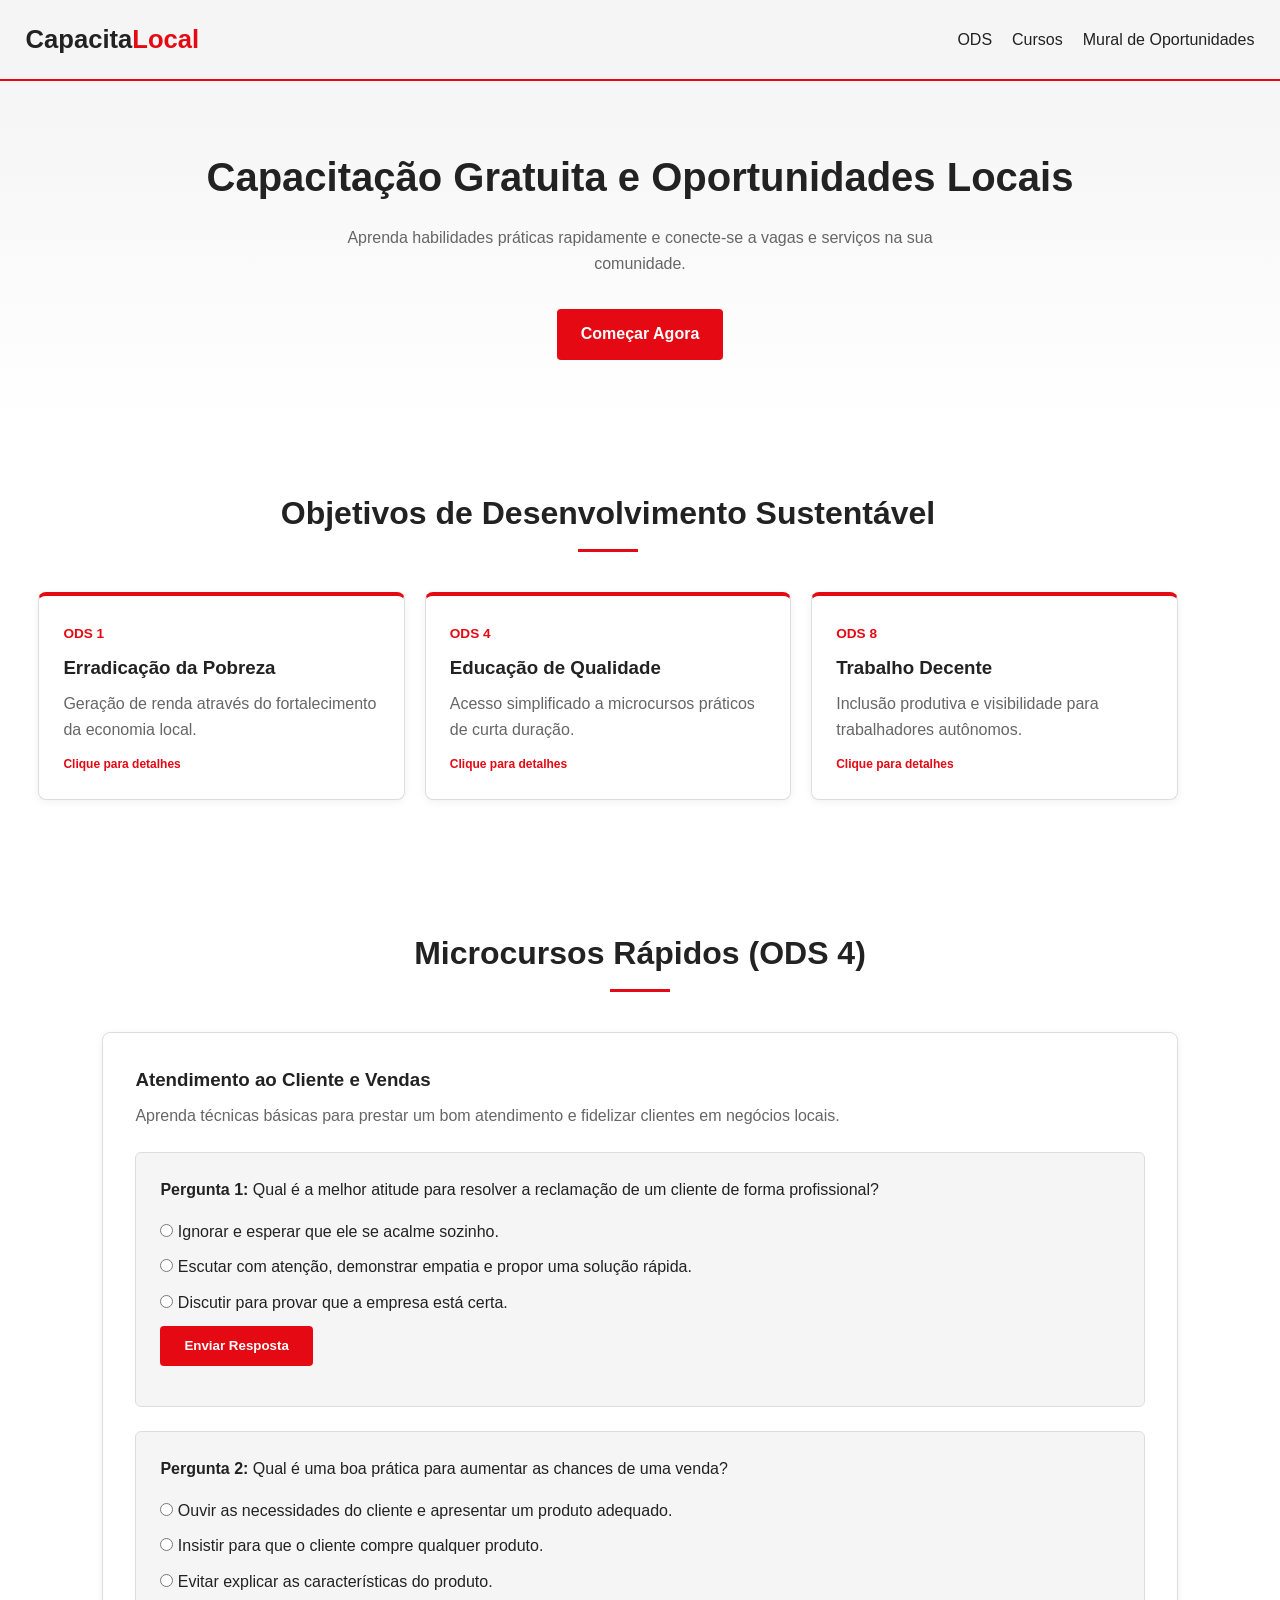
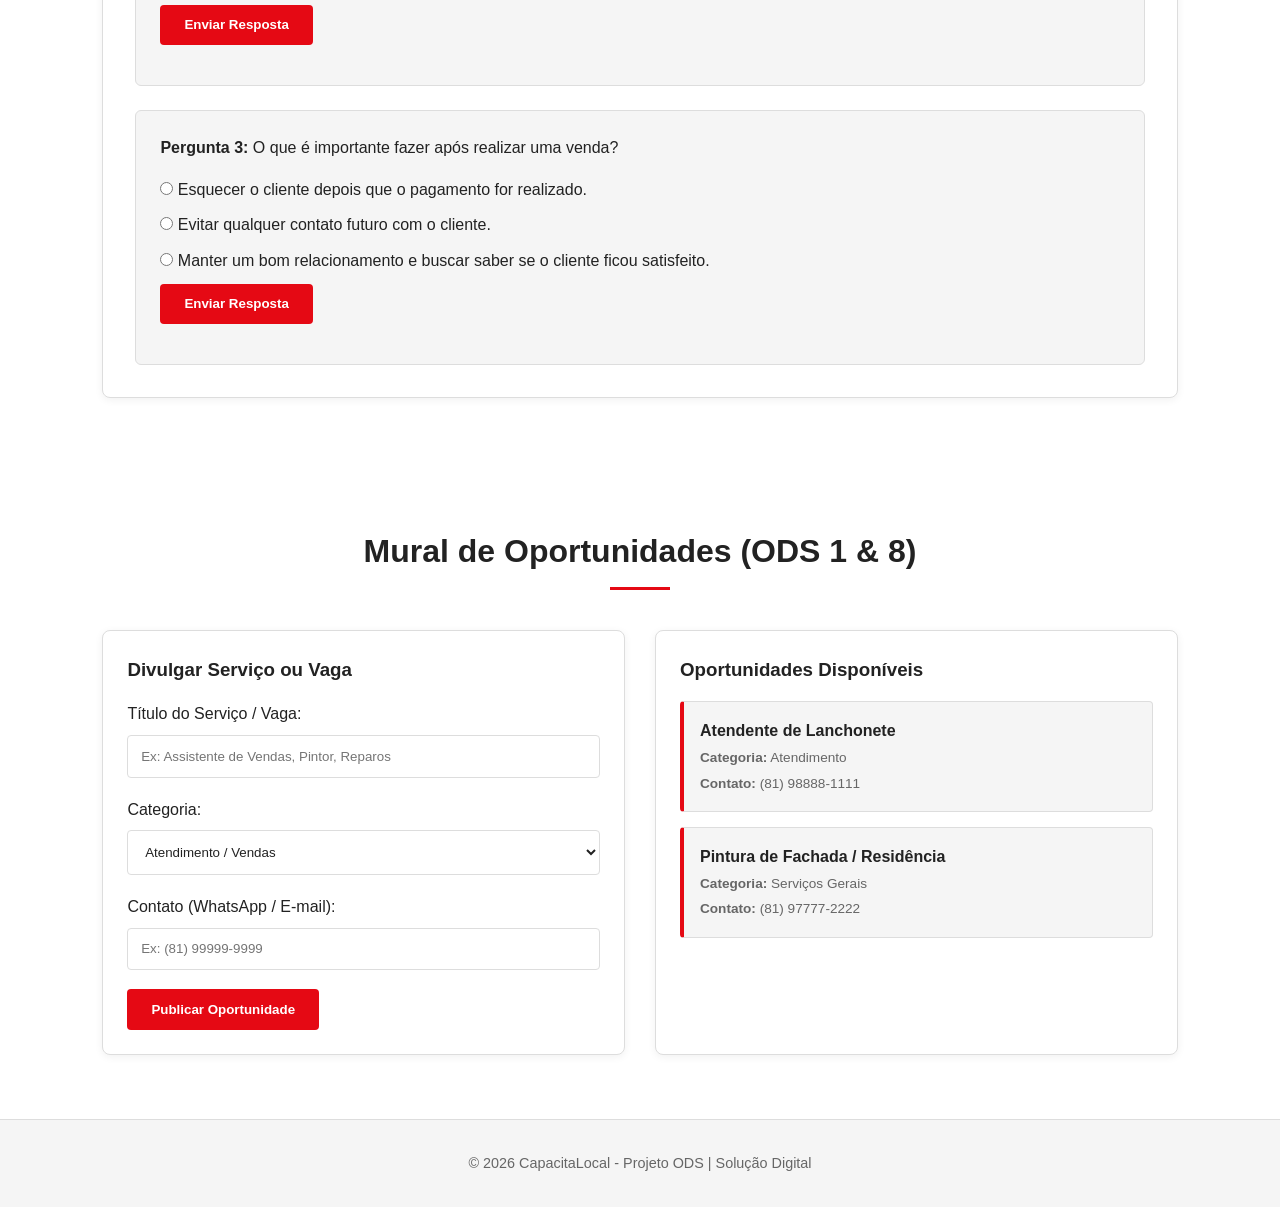
<file: meu projeto/index.html>
<!DOCTYPE html>
<html lang="pt-BR">

<head>
  <meta charset="UTF-8">
  <meta name="viewport" content="width=device-width, initial-scale=1.0">

  <title>CapacitaLocal - Tecnologia para o Desenvolvimento</title>

  <link rel="stylesheet" href="style.css">
</head>

<body>

  <!-- Cabeçalho / Navegação -->
  <header class="navbar">

    <div class="logo">
      <a href="#" class="logo-link">
        <h1>Capacita<span>Local</span></h1>
      </a>
    </div>

    <nav>
      <ul>
        <li><a href="#ods">ODS</a></li>
        <li><a href="#cursos">Cursos</a></li>
        <li><a href="#mural">Mural de Oportunidades</a></li>
      </ul>
    </nav>

  </header>


  <!-- Banner Principal -->
  <section class="hero">

    <div class="hero-content">

      <h2>Capacitação Gratuita e Oportunidades Locais</h2>

      <p>
        Aprenda habilidades práticas rapidamente e conecte-se a vagas
        e serviços na sua comunidade.
      </p>

      <a href="#cursos" class="btn-primary">
        Começar Agora
      </a>

    </div>

  </section>


  <!-- ODS Atendidos -->
  <section id="ods" class="container ods-container">

    <h2 class="section-title ods-title">
      Objetivos de Desenvolvimento Sustentável
    </h2>

    <div class="grid-ods">

      <div class="card-ods">

        <span class="ods-number">
          ODS 1
        </span>

        <h3>
          Erradicação da Pobreza
        </h3>

        <p>
          Geração de renda através do fortalecimento da economia local.
        </p>

        <span class="dica-clique">
          Clique para detalhes
        </span>

        <div class="ods-detalhes">
          <p><strong>Meta:</strong> Inclusão produtiva para famílias de baixa renda na comunidade.</p>
        </div>

      </div>


      <div class="card-ods">

        <span class="ods-number">
          ODS 4
        </span>

        <h3>
          Educação de Qualidade
        </h3>

        <p>
          Acesso simplificado a microcursos práticos de curta duração.
        </p>

        <span class="dica-clique">
          Clique para detalhes
        </span>

        <div class="ods-detalhes">
          <p><strong>Meta:</strong> Qualificação profissional rápida e acessível a todos.</p>
        </div>

      </div>


      <div class="card-ods">

        <span class="ods-number">
          ODS 8
        </span>

        <h3>
          Trabalho Decente
        </h3>

        <p>
          Inclusão produtiva e visibilidade para trabalhadores autônomos.
        </p>

        <span class="dica-clique">
          Clique para detalhes
        </span>

        <div class="ods-detalhes">
          <p><strong>Meta:</strong> Oportunidades diretas para autônomos e pequenos negócios.</p>
        </div>

      </div>

    </div>

  </section>


  <!-- Módulo de Educação -->
  <section id="cursos" class="container">

    <h2 class="section-title">
      Microcursos Rápidos (ODS 4)
    </h2>


    <div class="card-curso">

      <h3>
        Atendimento ao Cliente e Vendas
      </h3>

      <p>
        Aprenda técnicas básicas para prestar um bom atendimento
        e fidelizar clientes em negócios locais.
      </p>


      <!-- ============================== -->
      <!-- PERGUNTA 1 -->
      <!-- ============================== -->

      <div class="quiz-box">

        <p class="pergunta">

          <strong>
            Pergunta 1:
          </strong>

          Qual é a melhor atitude para resolver a reclamação
          de um cliente de forma profissional?

        </p>


        <div class="opcoes">

          <label>

            <input
              type="radio"
              name="pergunta1"
              value="A"
            >

            Ignorar e esperar que ele se acalme sozinho.

          </label>


          <label>

            <input
              type="radio"
              name="pergunta1"
              value="B"
            >

            Escutar com atenção, demonstrar empatia e propor uma solução rápida.

          </label>


          <label>

            <input
              type="radio"
              name="pergunta1"
              value="C"
            >

            Discutir para provar que a empresa está certa.

          </label>

        </div>


        <button
          class="btn-secondary btn-validar"
          type="button"
          data-pergunta="pergunta1"
          data-resposta="B"
        >

          Enviar Resposta

        </button>


        <div class="feedback"></div>

      </div>


      <!-- ============================== -->
      <!-- PERGUNTA 2 -->
      <!-- ============================== -->

      <div class="quiz-box">

        <p class="pergunta">

          <strong>
            Pergunta 2:
          </strong>

          Qual é uma boa prática para aumentar as chances de uma venda?

        </p>


        <div class="opcoes">

          <label>

            <input
              type="radio"
              name="pergunta2"
              value="A"
            >

            Ouvir as necessidades do cliente e apresentar um produto adequado.

          </label>


          <label>

            <input
              type="radio"
              name="pergunta2"
              value="B"
            >

            Insistir para que o cliente compre qualquer produto.

          </label>


          <label>

            <input
              type="radio"
              name="pergunta2"
              value="C"
            >

            Evitar explicar as características do produto.

          </label>

        </div>


        <button
          class="btn-secondary btn-validar"
          type="button"
          data-pergunta="pergunta2"
          data-resposta="A"
        >

          Enviar Resposta

        </button>


        <div class="feedback"></div>

      </div>


      <!-- ============================== -->
      <!-- PERGUNTA 3 -->
      <!-- ============================== -->

      <div class="quiz-box">

        <p class="pergunta">

          <strong>
            Pergunta 3:
          </strong>

          O que é importante fazer após realizar uma venda?

        </p>


        <div class="opcoes">

          <label>

            <input
              type="radio"
              name="pergunta3"
              value="A"
            >

            Esquecer o cliente depois que o pagamento for realizado.

          </label>


          <label>

            <input
              type="radio"
              name="pergunta3"
              value="B"
            >

            Evitar qualquer contato futuro com o cliente.

          </label>


          <label>

            <input
              type="radio"
              name="pergunta3"
              value="C"
            >

            Manter um bom relacionamento e buscar saber se o cliente ficou satisfeito.

          </label>

        </div>


        <button
          class="btn-secondary btn-validar"
          type="button"
          data-pergunta="pergunta3"
          data-resposta="C"
        >

          Enviar Resposta

        </button>


        <div class="feedback"></div>

      </div>

    </div>

  </section>


  <!-- Mural de Oportunidades -->
  <section id="mural" class="container">

    <h2 class="section-title">
      Mural de Oportunidades (ODS 1 & 8)
    </h2>


    <div class="mural-layout">


      <!-- Formulário -->
      <form
        id="form-vaga"
        class="form-box"
      >

        <h3>
          Divulgar Serviço ou Vaga
        </h3>


        <div class="form-group">

          <label for="titulo">
            Título do Serviço / Vaga:
          </label>

          <input
            type="text"
            id="titulo"
            placeholder="Ex: Assistente de Vendas, Pintor, Reparos"
            required
          >

        </div>


        <div class="form-group">

          <label for="categoria">
            Categoria:
          </label>

          <select
            id="categoria"
            required
          >

            <option value="Atendimento">
              Atendimento / Vendas
            </option>

            <option value="Serviços Gerais">
              Serviços Gerais
            </option>

            <option value="Tecnologia">
              Tecnologia Básica
            </option>

          </select>

        </div>


        <div class="form-group">

          <label for="contato">
            Contato (WhatsApp / E-mail):
          </label>

          <input
            type="text"
            id="contato"
            placeholder="Ex: (81) 99999-9999"
            required
          >

        </div>


        <button
          type="submit"
          class="btn-primary"
        >

          Publicar Oportunidade

        </button>

      </form>


      <!-- Lista de oportunidades -->
      <div class="lista-box">

        <h3>
          Oportunidades Disponíveis
        </h3>


        <div
          id="lista-oportunidades"
          class="grid-vagas"
        >

          <!-- Renderizado via JavaScript -->

        </div>

      </div>

    </div>

  </section>


  <!-- Rodapé -->
  <footer>

    <p>
      &copy; 2026 CapacitaLocal - Projeto ODS | Solução Digital
    </p>

  </footer>


  <!-- JavaScript -->
  <script src="script.js"></script>

</body>

</html>
</file>
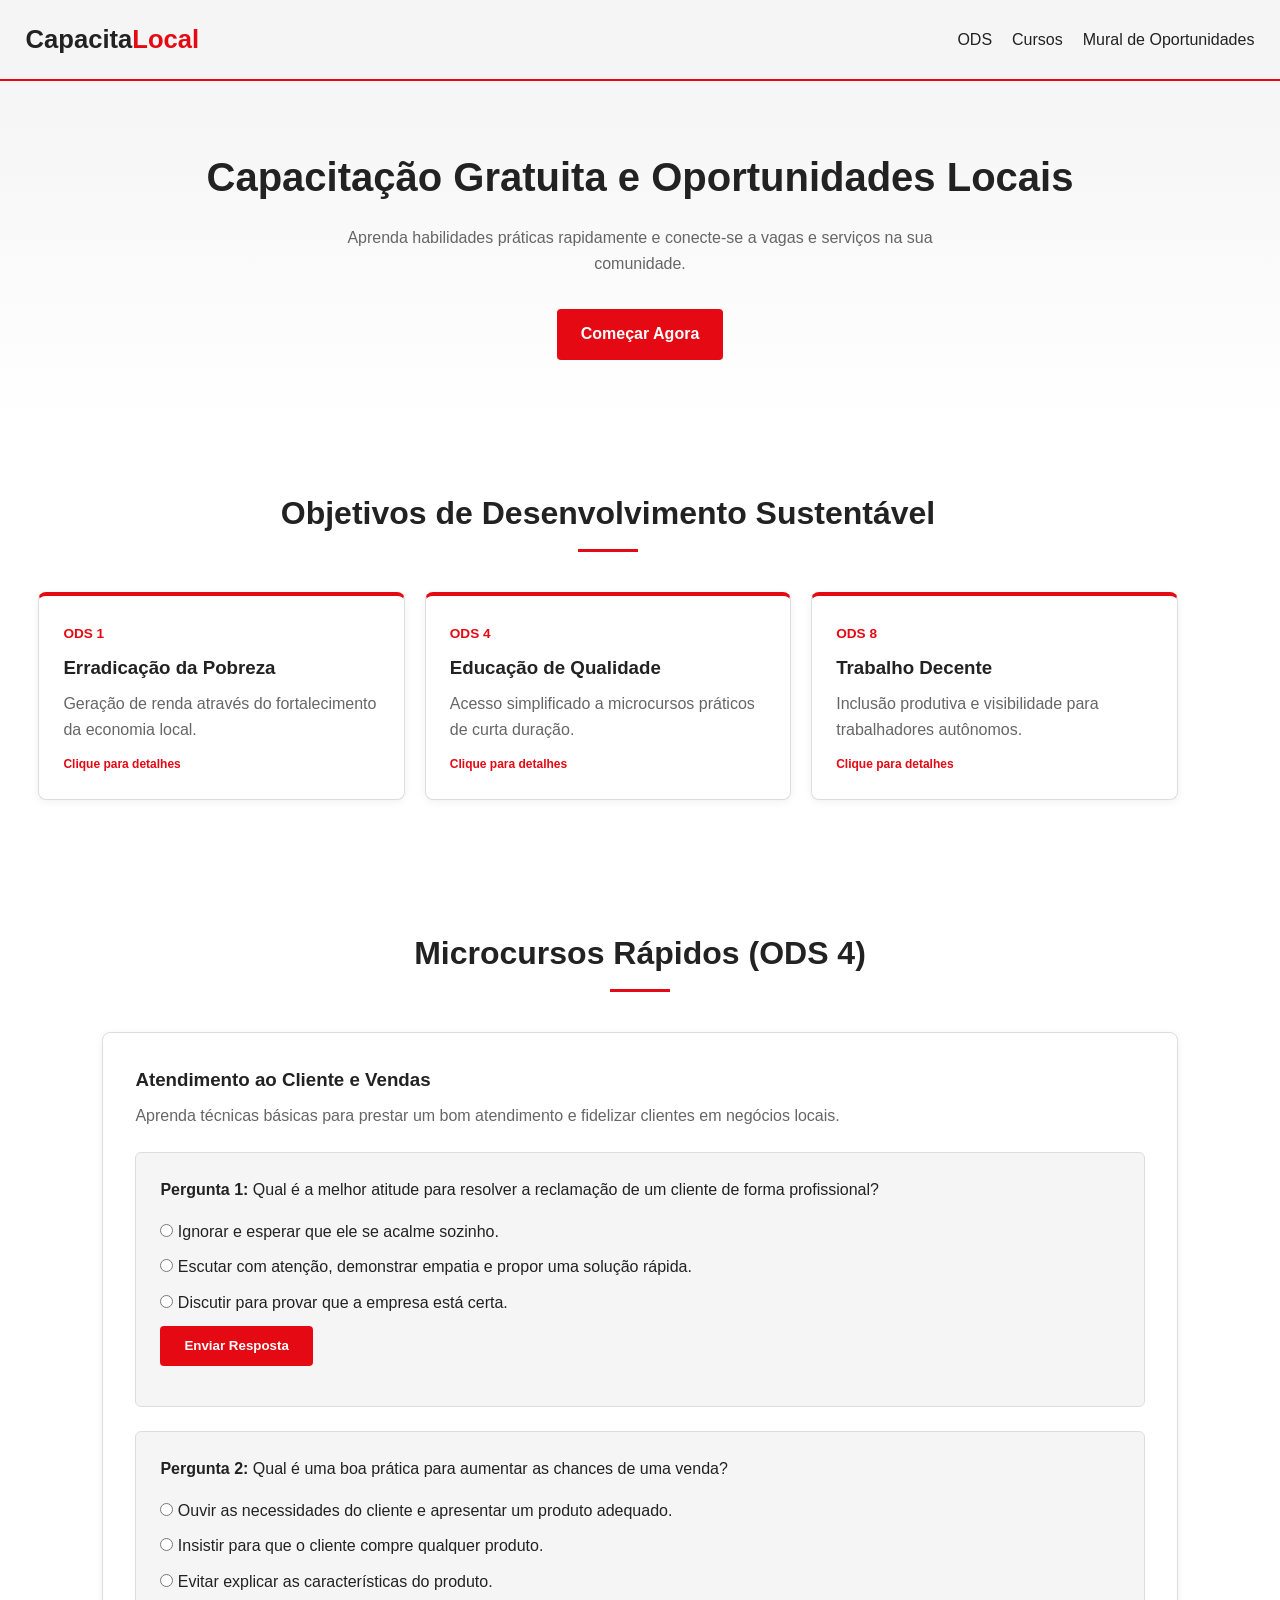
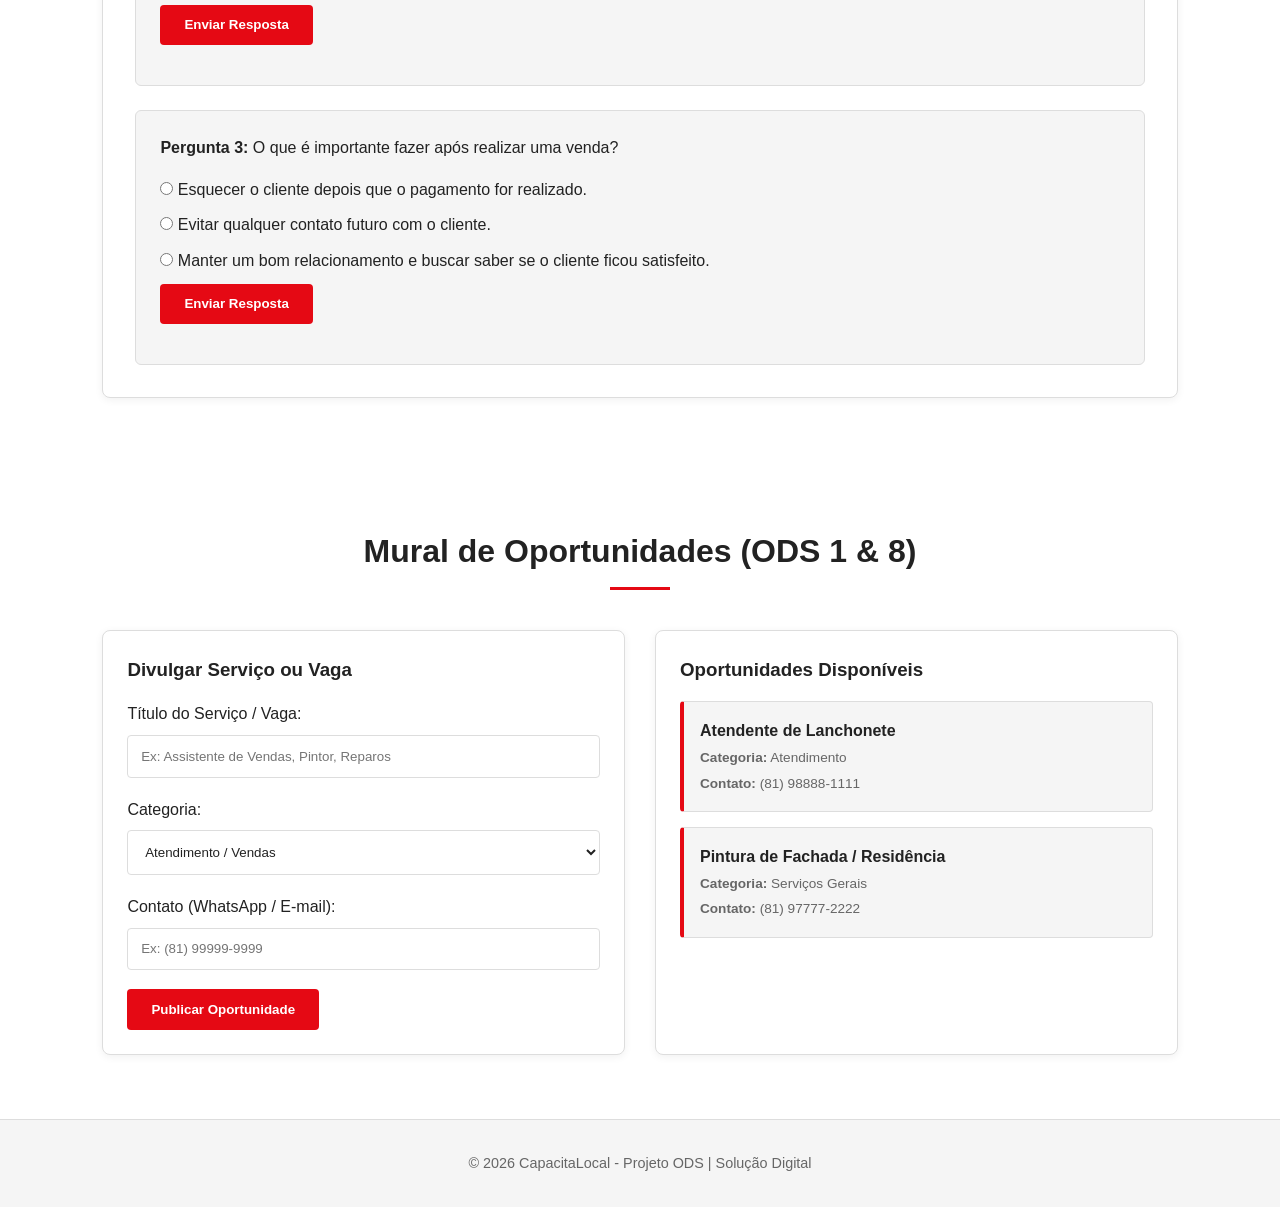
<file: meu-projeto/index.html>
<!DOCTYPE html>
<html lang="pt-BR">

<head>
  <meta charset="UTF-8">
  <meta name="viewport" content="width=device-width, initial-scale=1.0">

  <title>CapacitaLocal - Tecnologia para o Desenvolvimento</title>

  <link rel="stylesheet" href="style.css">
</head>

<body>

  <!-- Cabeçalho / Navegação -->
  <header class="navbar">

    <div class="logo">
      <a href="#" class="logo-link">
        <h1>Capacita<span>Local</span></h1>
      </a>
    </div>

    <nav>
      <ul>
        <li><a href="#ods">ODS</a></li>
        <li><a href="#cursos">Cursos</a></li>
        <li><a href="#mural">Mural de Oportunidades</a></li>
      </ul>
    </nav>

  </header>


  <!-- Banner Principal -->
  <section class="hero">

    <div class="hero-content">

      <h2>Capacitação Gratuita e Oportunidades Locais</h2>

      <p>
        Aprenda habilidades práticas rapidamente e conecte-se a vagas
        e serviços na sua comunidade.
      </p>

      <a href="#cursos" class="btn-primary">
        Começar Agora
      </a>

    </div>

  </section>


  <!-- ODS Atendidos -->
  <section id="ods" class="container ods-container">

    <h2 class="section-title ods-title">
      Objetivos de Desenvolvimento Sustentável
    </h2>

    <div class="grid-ods">

      <div class="card-ods">

        <span class="ods-number">
          ODS 1
        </span>

        <h3>
          Erradicação da Pobreza
        </h3>

        <p>
          Geração de renda através do fortalecimento da economia local.
        </p>

        <span class="dica-clique">
          Clique para detalhes
        </span>

        <div class="ods-detalhes">
          <p><strong>Meta:</strong> Inclusão produtiva para famílias de baixa renda na comunidade.</p>
        </div>

      </div>


      <div class="card-ods">

        <span class="ods-number">
          ODS 4
        </span>

        <h3>
          Educação de Qualidade
        </h3>

        <p>
          Acesso simplificado a microcursos práticos de curta duração.
        </p>

        <span class="dica-clique">
          Clique para detalhes
        </span>

        <div class="ods-detalhes">
          <p><strong>Meta:</strong> Qualificação profissional rápida e acessível a todos.</p>
        </div>

      </div>


      <div class="card-ods">

        <span class="ods-number">
          ODS 8
        </span>

        <h3>
          Trabalho Decente
        </h3>

        <p>
          Inclusão produtiva e visibilidade para trabalhadores autônomos.
        </p>

        <span class="dica-clique">
          Clique para detalhes
        </span>

        <div class="ods-detalhes">
          <p><strong>Meta:</strong> Oportunidades diretas para autônomos e pequenos negócios.</p>
        </div>

      </div>

    </div>

  </section>


  <!-- Módulo de Educação -->
  <section id="cursos" class="container">

    <h2 class="section-title">
      Microcursos Rápidos (ODS 4)
    </h2>


    <div class="card-curso">

      <h3>
        Atendimento ao Cliente e Vendas
      </h3>

      <p>
        Aprenda técnicas básicas para prestar um bom atendimento
        e fidelizar clientes em negócios locais.
      </p>


      <!-- ============================== -->
      <!-- PERGUNTA 1 -->
      <!-- ============================== -->

      <div class="quiz-box">

        <p class="pergunta">

          <strong>
            Pergunta 1:
          </strong>

          Qual é a melhor atitude para resolver a reclamação
          de um cliente de forma profissional?

        </p>


        <div class="opcoes">

          <label>

            <input
              type="radio"
              name="pergunta1"
              value="A"
            >

            Ignorar e esperar que ele se acalme sozinho.

          </label>


          <label>

            <input
              type="radio"
              name="pergunta1"
              value="B"
            >

            Escutar com atenção, demonstrar empatia e propor uma solução rápida.

          </label>


          <label>

            <input
              type="radio"
              name="pergunta1"
              value="C"
            >

            Discutir para provar que a empresa está certa.

          </label>

        </div>


        <button
          class="btn-secondary btn-validar"
          type="button"
          data-pergunta="pergunta1"
          data-resposta="B"
        >

          Enviar Resposta

        </button>


        <div class="feedback"></div>

      </div>


      <!-- ============================== -->
      <!-- PERGUNTA 2 -->
      <!-- ============================== -->

      <div class="quiz-box">

        <p class="pergunta">

          <strong>
            Pergunta 2:
          </strong>

          Qual é uma boa prática para aumentar as chances de uma venda?

        </p>


        <div class="opcoes">

          <label>

            <input
              type="radio"
              name="pergunta2"
              value="A"
            >

            Ouvir as necessidades do cliente e apresentar um produto adequado.

          </label>


          <label>

            <input
              type="radio"
              name="pergunta2"
              value="B"
            >

            Insistir para que o cliente compre qualquer produto.

          </label>


          <label>

            <input
              type="radio"
              name="pergunta2"
              value="C"
            >

            Evitar explicar as características do produto.

          </label>

        </div>


        <button
          class="btn-secondary btn-validar"
          type="button"
          data-pergunta="pergunta2"
          data-resposta="A"
        >

          Enviar Resposta

        </button>


        <div class="feedback"></div>

      </div>


      <!-- ============================== -->
      <!-- PERGUNTA 3 -->
      <!-- ============================== -->

      <div class="quiz-box">

        <p class="pergunta">

          <strong>
            Pergunta 3:
          </strong>

          O que é importante fazer após realizar uma venda?

        </p>


        <div class="opcoes">

          <label>

            <input
              type="radio"
              name="pergunta3"
              value="A"
            >

            Esquecer o cliente depois que o pagamento for realizado.

          </label>


          <label>

            <input
              type="radio"
              name="pergunta3"
              value="B"
            >

            Evitar qualquer contato futuro com o cliente.

          </label>


          <label>

            <input
              type="radio"
              name="pergunta3"
              value="C"
            >

            Manter um bom relacionamento e buscar saber se o cliente ficou satisfeito.

          </label>

        </div>


        <button
          class="btn-secondary btn-validar"
          type="button"
          data-pergunta="pergunta3"
          data-resposta="C"
        >

          Enviar Resposta

        </button>


        <div class="feedback"></div>

      </div>

    </div>

  </section>


  <!-- Mural de Oportunidades -->
  <section id="mural" class="container">

    <h2 class="section-title">
      Mural de Oportunidades (ODS 1 & 8)
    </h2>


    <div class="mural-layout">


      <!-- Formulário -->
      <form
        id="form-vaga"
        class="form-box"
      >

        <h3>
          Divulgar Serviço ou Vaga
        </h3>


        <div class="form-group">

          <label for="titulo">
            Título do Serviço / Vaga:
          </label>

          <input
            type="text"
            id="titulo"
            placeholder="Ex: Assistente de Vendas, Pintor, Reparos"
            required
          >

        </div>


        <div class="form-group">

          <label for="categoria">
            Categoria:
          </label>

          <select
            id="categoria"
            required
          >

            <option value="Atendimento">
              Atendimento / Vendas
            </option>

            <option value="Serviços Gerais">
              Serviços Gerais
            </option>

            <option value="Tecnologia">
              Tecnologia Básica
            </option>

          </select>

        </div>


        <div class="form-group">

          <label for="contato">
            Contato (WhatsApp / E-mail):
          </label>

            <input
    type="tel"
    id="contato"
    placeholder="Ex: (81) 99999-9999"
    maxlength="15"
    required
  >

        </div>


        <button
          type="submit"
          class="btn-primary"
        >

          Publicar Oportunidade

        </button>

      </form>


      <!-- Lista de oportunidades -->
      <div class="lista-box">

        <h3>
          Oportunidades Disponíveis
        </h3>


        <div
          id="lista-oportunidades"
          class="grid-vagas"
        >

          <!-- Renderizado via JavaScript -->

        </div>

      </div>

    </div>

  </section>


  <!-- Rodapé -->
  <footer>

    <p>
      &copy; 2026 CapacitaLocal - Projeto ODS | Solução Digital
    </p>

  </footer>


  <!-- JavaScript -->
  <script src="script.js"></script>

</body>

</html>
</file>
<file: meu projeto/style.css>
/* Reset Básico */
* {
  margin: 0;
  padding: 0;
  box-sizing: border-box;
  font-family: 'Segoe UI', Tahoma, Geneva, Verdana, sans-serif;
}


/* ============================== */
/* CORES DO SITE */
/* ============================== */

:root {
  --bg-primary: #ffffff;
  --bg-secondary: #f5f5f5;
  --bg-card: #ffffff;

  --text-main: #222222;
  --text-muted: #666666;

  --accent-color: #e50914;
  --accent-hover: #b20710;

  --border-color: #dddddd;
}


/* ============================== */
/* CONFIGURAÇÕES GERAIS */
/* ============================== */

body {
  background-color: var(--bg-primary);
  color: var(--text-main);
  line-height: 1.6;
}


/* ============================== */
/* NAVBAR AJUSTADA */
/* ============================== */

.navbar {
  display: flex;
  justify-content: space-between;
  align-items: center;

  padding: 1.2rem 2%; /* Reduzido o padding lateral para puxar a logo mais pro canto */

  background-color: var(--bg-secondary);

  border-bottom: 2px solid var(--accent-color);

  position: sticky;
  top: 0;

  z-index: 100;
}


.logo-link {
  text-decoration: none;
  color: inherit;
  display: inline-block;
  transition: transform 0.2s ease;
}

.logo-link:hover {
  transform: scale(1.04);
}


.logo h1 {
  font-size: 1.6rem;
}


.logo span {
  color: var(--accent-color);
  transition: color 0.3s ease;
}

.logo-link:hover span {
  color: var(--accent-hover);
}


.navbar ul {
  display: flex;

  list-style: none;

  gap: 20px;
}


.navbar a {
  color: var(--text-main);

  text-decoration: none;

  font-weight: 500;

  transition: color 0.3s;
}


.navbar a:hover {
  color: var(--accent-color);
}


/* ============================== */
/* HERO */
/* ============================== */

.hero {
  background: linear-gradient(
    180deg,
    #f5f5f5 0%,
    #ffffff 100%
  );

  text-align: center;

  padding: 4rem 1rem;
}


.hero h2 {
  font-size: 2.5rem;

  margin-bottom: 1rem;

  color: var(--text-main);
}


.hero p {
  color: var(--text-muted);

  max-width: 600px;

  margin: 0 auto 2rem;
}


/* ============================== */
/* CONTAINERS & SEÇÃO ODS */
/* ============================== */

.container {
  padding: 4rem 8%;
}

/* Puxa a seção ODS e o título para o canto esquerdo */
.ods-container {
  padding-left: 3%;
}

.ods-title {
  text-align: left;
}

.ods-title::after {
  margin: 10px 0 0 0;
}


.section-title {
  text-align: center;

  font-size: 2rem;

  margin-bottom: 2.5rem;

  position: relative;

  color: var(--text-main);
}


.section-title::after {
  content: '';

  display: block;

  width: 60px;

  height: 3px;

  background-color: var(--accent-color);

  margin: 10px auto 0;
}


/* ============================== */
/* CARDS ODS INTERATIVOS */
/* ============================== */

.grid-ods {
  display: grid;

  grid-template-columns:
    repeat(auto-fit, minmax(250px, 1fr));

  gap: 20px;
}


.card-ods {
  background-color: var(--bg-card);

  padding: 1.5rem;

  border-radius: 8px;

  border: 1px solid var(--border-color);

  border-top: 4px solid var(--accent-color);

  box-shadow: 0 2px 8px rgba(0, 0, 0, 0.06);

  cursor: pointer;

  transition: transform 0.2s ease, box-shadow 0.2s ease;
}

.card-ods:hover {
  transform: translateY(-4px);
  box-shadow: 0 6px 12px rgba(229, 9, 20, 0.15);
}


.ods-number {
  font-size: 0.85rem;

  font-weight: bold;

  color: var(--accent-color);

  text-transform: uppercase;
}


.card-ods h3 {
  margin: 0.5rem 0;

  color: var(--text-main);
}


.card-ods p {
  color: var(--text-muted);
}

.dica-clique {
  display: block;
  font-size: 0.75rem;
  color: var(--accent-color);
  font-weight: bold;
  margin-top: 0.8rem;
}

.ods-detalhes {
  display: none;
  margin-top: 0.8rem;
  padding-top: 0.8rem;
  border-top: 1px dashed var(--border-color);
  font-size: 0.85rem;
  color: var(--text-main);
}

.card-ods.ativo .ods-detalhes {
  display: block;
}


/* ============================== */
/* CURSOS E QUIZ */
/* ============================== */

.card-curso {
  background-color: var(--bg-card);

  padding: 2rem;

  border-radius: 8px;

  border: 1px solid var(--border-color);

  box-shadow: 0 2px 8px rgba(0, 0, 0, 0.06);
}


.card-curso h3 {
  color: var(--text-main);

  margin-bottom: 0.5rem;
}


.card-curso > p {
  color: var(--text-muted);
}


.quiz-box {
  margin-top: 1.5rem;

  background-color: var(--bg-secondary);

  padding: 1.5rem;

  border-radius: 6px;

  border: 1px solid var(--border-color);
}


.pergunta {
  color: var(--text-main);

  margin-bottom: 1rem;
}


.opcoes label {
  display: block;

  margin: 10px 0;

  cursor: pointer;

  color: var(--text-main);
}


.feedback {
  margin-top: 1rem;

  font-weight: bold;
}


/* ============================== */
/* FORMULÁRIO E MURAL */
/* ============================== */

.mural-layout {
  display: grid;

  grid-template-columns: 1fr 1fr;

  gap: 30px;
}


@media (max-width: 768px) {

  .mural-layout {
    grid-template-columns: 1fr;
  }

}


.form-box,
.lista-box {
  background-color: var(--bg-card);

  padding: 1.5rem;

  border-radius: 8px;

  border: 1px solid var(--border-color);

  box-shadow: 0 2px 8px rgba(0, 0, 0, 0.06);
}


.form-box h3,
.lista-box h3 {
  color: var(--text-main);

  margin-bottom: 1rem;
}


.form-group {
  margin-bottom: 1.2rem;
}


.form-group label {
  display: block;

  margin-bottom: 0.5rem;

  color: var(--text-main);
}


.form-group input,
.form-group select {
  width: 100%;

  padding: 0.8rem;

  border-radius: 4px;

  border: 1px solid var(--border-color);

  background-color: #ffffff;

  color: var(--text-main);
}


.form-group input:focus,
.form-group select:focus {
  outline: none;

  border-color: var(--accent-color);
}


/* ============================== */
/* CARDS DE OPORTUNIDADES */
/* ============================== */

.grid-vagas {
  display: flex;

  flex-direction: column;

  gap: 15px;

  margin-top: 1rem;
}


.card-vaga {
  background-color: var(--bg-secondary);

  padding: 1rem;

  border-left: 4px solid var(--accent-color);

  border-radius: 4px;

  border-top: 1px solid var(--border-color);

  border-right: 1px solid var(--border-color);

  border-bottom: 1px solid var(--border-color);
}


.card-vaga h4 {
  color: var(--text-main);
}


.card-vaga span {
  font-size: 0.85rem;

  color: var(--text-muted);
}


/* ============================== */
/* BOTÕES */
/* ============================== */

.btn-primary,
.btn-secondary {
  display: inline-block;

  background-color: var(--accent-color);

  color: #ffffff;

  border: none;

  padding: 0.8rem 1.5rem;

  border-radius: 4px;

  font-weight: bold;

  cursor: pointer;

  text-decoration: none;

  transition: background-color 0.3s;
}


.btn-primary:hover,
.btn-secondary:hover {
  background-color: var(--accent-hover);
}


/* ============================== */
/* RODAPÉ */
/* ============================== */

footer {
  text-align: center;

  padding: 2rem;

  background-color: var(--bg-secondary);

  border-top: 1px solid var(--border-color);

  color: var(--text-muted);

  font-size: 0.9rem;
}
</file>
<file: meu-projeto/style.css>
/* Reset Básico */
* {
  margin: 0;
  padding: 0;
  box-sizing: border-box;
  font-family: 'Segoe UI', Tahoma, Geneva, Verdana, sans-serif;
}


/* ============================== */
/* CORES DO SITE */
/* ============================== */

:root {
  --bg-primary: #ffffff;
  --bg-secondary: #f5f5f5;
  --bg-card: #ffffff;

  --text-main: #222222;
  --text-muted: #666666;

  --accent-color: #e50914;
  --accent-hover: #b20710;

  --border-color: #dddddd;
}


/* ============================== */
/* CONFIGURAÇÕES GERAIS */
/* ============================== */

body {
  background-color: var(--bg-primary);
  color: var(--text-main);
  line-height: 1.6;
}


/* ============================== */
/* NAVBAR AJUSTADA */
/* ============================== */

.navbar {
  display: flex;
  justify-content: space-between;
  align-items: center;

  padding: 1.2rem 2%; /* Reduzido o padding lateral para puxar a logo mais pro canto */

  background-color: var(--bg-secondary);

  border-bottom: 2px solid var(--accent-color);

  position: sticky;
  top: 0;

  z-index: 100;
}


.logo-link {
  text-decoration: none;
  color: inherit;
  display: inline-block;
  transition: transform 0.2s ease;
}

.logo-link:hover {
  transform: scale(1.04);
}


.logo h1 {
  font-size: 1.6rem;
}


.logo span {
  color: var(--accent-color);
  transition: color 0.3s ease;
}

.logo-link:hover span {
  color: var(--accent-hover);
}


.navbar ul {
  display: flex;

  list-style: none;

  gap: 20px;
}


.navbar a {
  color: var(--text-main);

  text-decoration: none;

  font-weight: 500;

  transition: color 0.3s;
}


.navbar a:hover {
  color: var(--accent-color);
}


/* ============================== */
/* HERO */
/* ============================== */

.hero {
  background: linear-gradient(
    180deg,
    #f5f5f5 0%,
    #ffffff 100%
  );

  text-align: center;

  padding: 4rem 1rem;
}


.hero h2 {
  font-size: 2.5rem;

  margin-bottom: 1rem;

  color: var(--text-main);
}


.hero p {
  color: var(--text-muted);

  max-width: 600px;

  margin: 0 auto 2rem;
}


/* ============================== */
/* CONTAINERS & SEÇÃO ODS */
/* ============================== */

.container {
  padding: 4rem 8%;
}

/* Puxa a seção ODS e o título para o canto esquerdo */
.ods-container {
  padding-left: 3%;
}

.ods-title {
  text-align: left;
}

.ods-title::after {
  margin: 10px 0 0 0;
}


.section-title {
  text-align: center;

  font-size: 2rem;

  margin-bottom: 2.5rem;

  position: relative;

  color: var(--text-main);
}


.section-title::after {
  content: '';

  display: block;

  width: 60px;

  height: 3px;

  background-color: var(--accent-color);

  margin: 10px auto 0;
}


/* ============================== */
/* CARDS ODS INTERATIVOS */
/* ============================== */

.grid-ods {
  display: grid;

  grid-template-columns:
    repeat(auto-fit, minmax(250px, 1fr));

  gap: 20px;
}


.card-ods {
  background-color: var(--bg-card);

  padding: 1.5rem;

  border-radius: 8px;

  border: 1px solid var(--border-color);

  border-top: 4px solid var(--accent-color);

  box-shadow: 0 2px 8px rgba(0, 0, 0, 0.06);

  cursor: pointer;

  transition: transform 0.2s ease, box-shadow 0.2s ease;
}

.card-ods:hover {
  transform: translateY(-4px);
  box-shadow: 0 6px 12px rgba(229, 9, 20, 0.15);
}


.ods-number {
  font-size: 0.85rem;

  font-weight: bold;

  color: var(--accent-color);

  text-transform: uppercase;
}


.card-ods h3 {
  margin: 0.5rem 0;

  color: var(--text-main);
}


.card-ods p {
  color: var(--text-muted);
}

.dica-clique {
  display: block;
  font-size: 0.75rem;
  color: var(--accent-color);
  font-weight: bold;
  margin-top: 0.8rem;
}

.ods-detalhes {
  display: none;
  margin-top: 0.8rem;
  padding-top: 0.8rem;
  border-top: 1px dashed var(--border-color);
  font-size: 0.85rem;
  color: var(--text-main);
}

.card-ods.ativo .ods-detalhes {
  display: block;
}


/* ============================== */
/* CURSOS E QUIZ */
/* ============================== */

.card-curso {
  background-color: var(--bg-card);

  padding: 2rem;

  border-radius: 8px;

  border: 1px solid var(--border-color);

  box-shadow: 0 2px 8px rgba(0, 0, 0, 0.06);
}


.card-curso h3 {
  color: var(--text-main);

  margin-bottom: 0.5rem;
}


.card-curso > p {
  color: var(--text-muted);
}


.quiz-box {
  margin-top: 1.5rem;

  background-color: var(--bg-secondary);

  padding: 1.5rem;

  border-radius: 6px;

  border: 1px solid var(--border-color);
}


.pergunta {
  color: var(--text-main);

  margin-bottom: 1rem;
}


.opcoes label {
  display: block;

  margin: 10px 0;

  cursor: pointer;

  color: var(--text-main);
}


.feedback {
  margin-top: 1rem;

  font-weight: bold;
}


/* ============================== */
/* FORMULÁRIO E MURAL */
/* ============================== */

.mural-layout {
  display: grid;

  grid-template-columns: 1fr 1fr;

  gap: 30px;
}


@media (max-width: 768px) {

  .mural-layout {
    grid-template-columns: 1fr;
  }

}


.form-box,
.lista-box {
  background-color: var(--bg-card);

  padding: 1.5rem;

  border-radius: 8px;

  border: 1px solid var(--border-color);

  box-shadow: 0 2px 8px rgba(0, 0, 0, 0.06);
}


.form-box h3,
.lista-box h3 {
  color: var(--text-main);

  margin-bottom: 1rem;
}


.form-group {
  margin-bottom: 1.2rem;
}


.form-group label {
  display: block;

  margin-bottom: 0.5rem;

  color: var(--text-main);
}


.form-group input,
.form-group select {
  width: 100%;

  padding: 0.8rem;

  border-radius: 4px;

  border: 1px solid var(--border-color);

  background-color: #ffffff;

  color: var(--text-main);
}


.form-group input:focus,
.form-group select:focus {
  outline: none;

  border-color: var(--accent-color);
}


/* ============================== */
/* CARDS DE OPORTUNIDADES */
/* ============================== */

.grid-vagas {
  display: flex;

  flex-direction: column;

  gap: 15px;

  margin-top: 1rem;
}


.card-vaga {
  background-color: var(--bg-secondary);

  padding: 1rem;

  border-left: 4px solid var(--accent-color);

  border-radius: 4px;

  border-top: 1px solid var(--border-color);

  border-right: 1px solid var(--border-color);

  border-bottom: 1px solid var(--border-color);
}


.card-vaga h4 {
  color: var(--text-main);
}


.card-vaga span {
  font-size: 0.85rem;

  color: var(--text-muted);
}


/* ============================== */
/* BOTÕES */
/* ============================== */

.btn-primary,
.btn-secondary {
  display: inline-block;

  background-color: var(--accent-color);

  color: #ffffff;

  border: none;

  padding: 0.8rem 1.5rem;

  border-radius: 4px;

  font-weight: bold;

  cursor: pointer;

  text-decoration: none;

  transition: background-color 0.3s;
}


.btn-primary:hover,
.btn-secondary:hover {
  background-color: var(--accent-hover);
}


/* ============================== */
/* RODAPÉ */
/* ============================== */

footer {
  text-align: center;

  padding: 2rem;

  background-color: var(--bg-secondary);

  border-top: 1px solid var(--border-color);

  color: var(--text-muted);

  font-size: 0.9rem;
}
</file>
